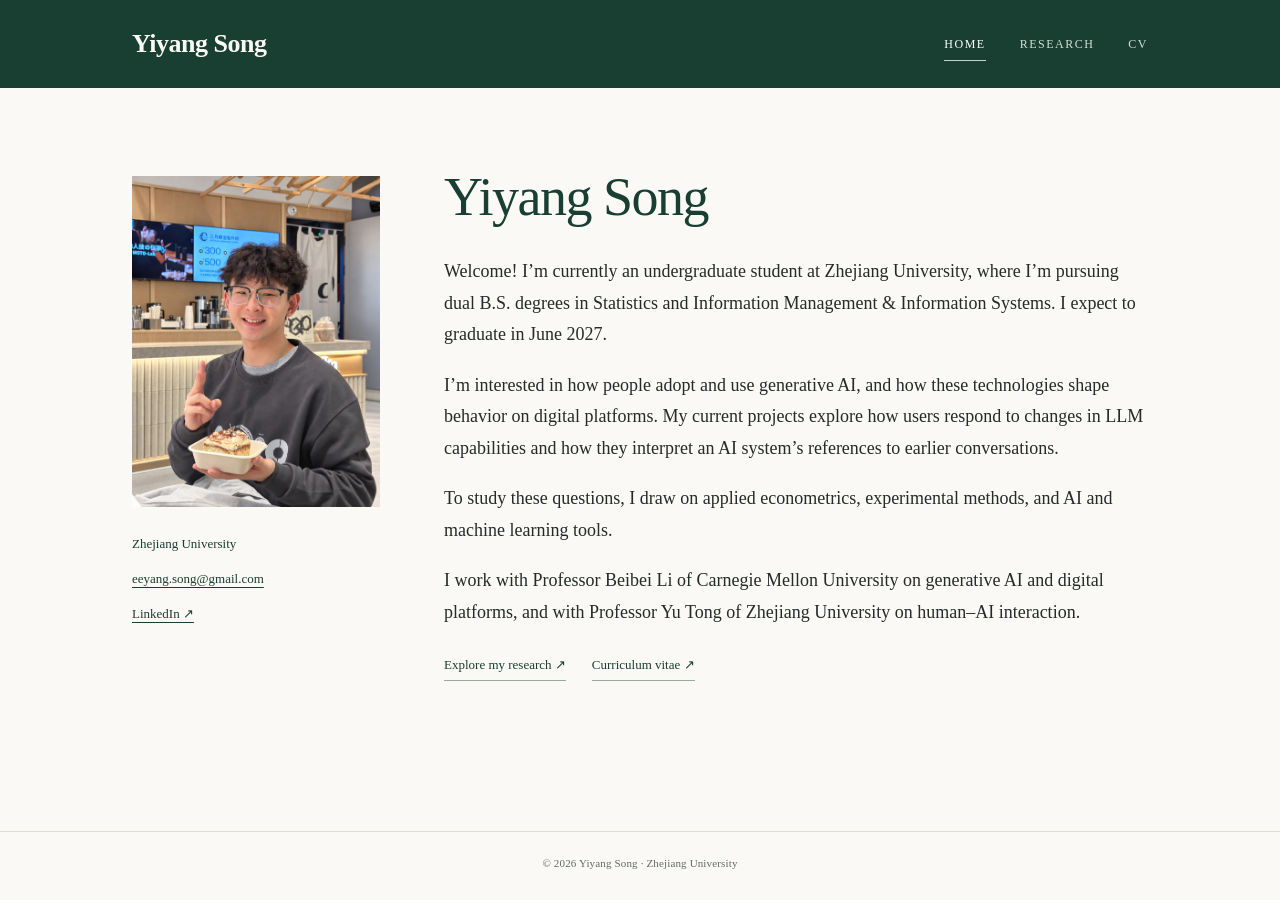
<file: index.html>
<!doctype html>
<html lang="en">
<head>
  <meta charset="utf-8">
  <meta name="viewport" content="width=device-width, initial-scale=1">
  <meta name="description" content="Yiyang Song is an undergraduate at Zhejiang University studying Statistics and Information Management & Information Systems, with research interests in generative AI, digital platforms, and human–AI interaction.">
  <meta name="theme-color" content="#193e32">
  <title>Yiyang Song | Zhejiang University</title>
  <link rel="icon" href="assets/favicon.svg" type="image/svg+xml">
  <link rel="stylesheet" href="assets/styles.css">
</head>
<body class="home-page">
  <a class="skip-link" href="#main">Skip to content</a>
  <header class="site-header">
    <div class="header-inner">
      <a class="wordmark" href="index.html">Yiyang Song</a>
      <nav class="site-nav" aria-label="Main navigation">
        <a href="index.html" aria-current="page">Home</a>
        <a href="research.html">Research</a>
        <a href="files/Yiyang_Song_CV.pdf">CV<span class="sr-only"> (PDF)</span></a>
      </nav>
    </div>
  </header>
  <main class="page home" id="main">
    <div class="intro-grid">
      <aside class="profile" aria-label="Profile and contact">
        <figure class="portrait">
          <img src="assets/yiyang-song-portrait.png" alt="Yiyang Song smiling in a café" width="1086" height="1448" decoding="async" fetchpriority="high">
        </figure>
        <div class="profile-meta">
          <strong>Zhejiang University</strong>
          <a href="mailto:eeyang.song@gmail.com">eeyang.song@gmail.com</a>
          <a href="https://www.linkedin.com/in/yiyang-song-a837773b4/" target="_blank" rel="me noopener noreferrer">LinkedIn <span aria-hidden="true">↗</span><span class="sr-only"> (opens in a new tab)</span></a>
        </div>
      </aside>
      <section class="bio" aria-labelledby="name">
        <h1 id="name">Yiyang Song</h1>
        <p>Welcome! I’m currently an undergraduate student at Zhejiang University, where I’m pursuing dual B.S. degrees in Statistics and Information Management &amp; Information Systems. I expect to graduate in June 2027.</p>
        <p>I’m interested in how people adopt and use generative AI, and how these technologies shape behavior on digital platforms. My current projects explore how users respond to changes in LLM capabilities and how they interpret an AI system’s references to earlier conversations.</p>
        <p>To study these questions, I draw on applied econometrics, experimental methods, and AI and machine learning tools.</p>
        <p>I work with Professor Beibei Li of Carnegie Mellon University on generative AI and digital platforms, and with Professor Yu Tong of Zhejiang University on human–AI interaction.</p>
        <div class="bio-actions">
          <a href="research.html">Explore my research <span aria-hidden="true">↗</span></a>
          <a href="files/Yiyang_Song_CV.pdf">Curriculum vitae <span aria-hidden="true">↗</span></a>
        </div>
      </section>
    </div>
  </main>
  <footer class="site-footer">
    <div class="footer-inner"><span>© 2026 Yiyang Song <span aria-hidden="true">·</span> Zhejiang University</span></div>
  </footer>
</body>
</html>
</file>
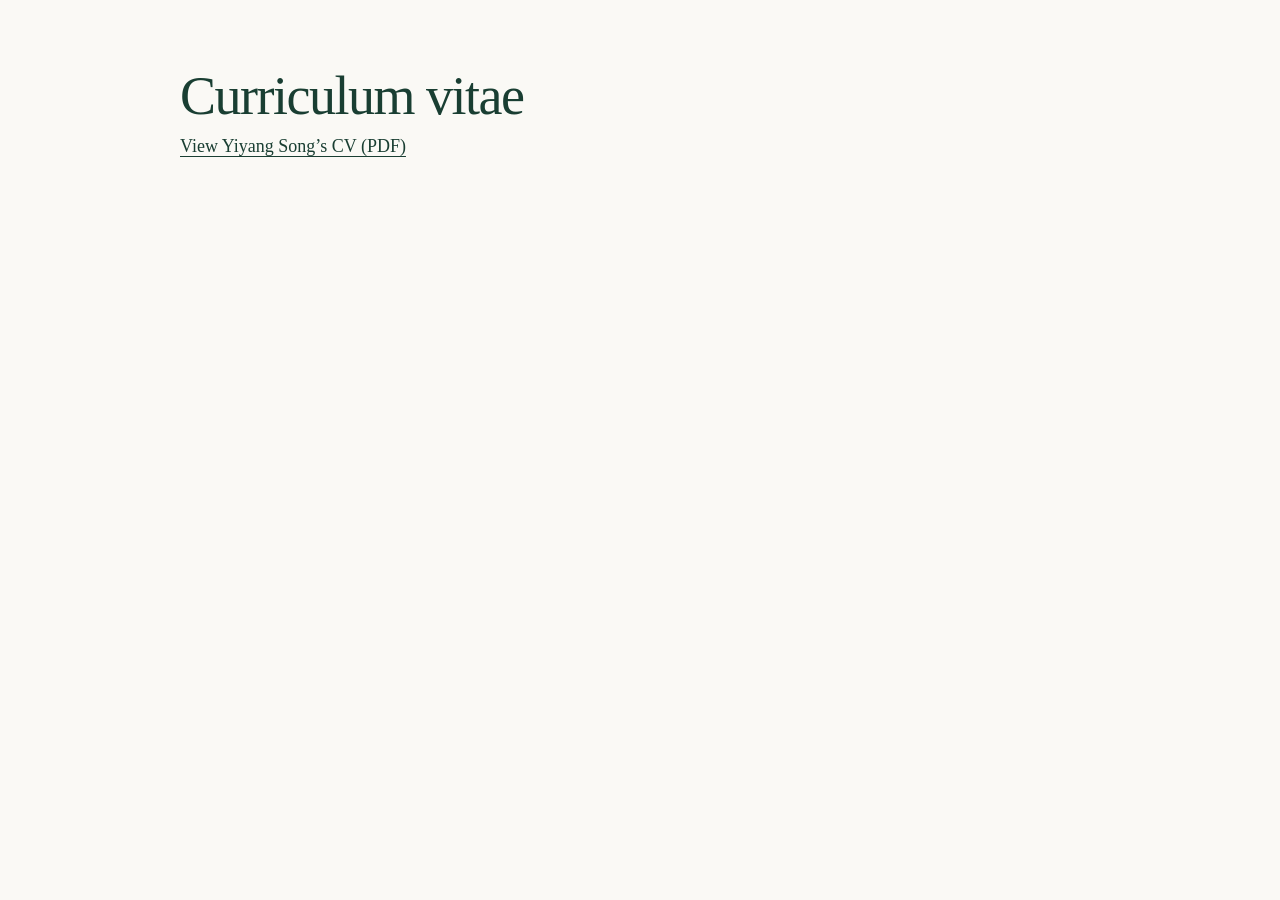
<file: cv.html>
<!doctype html>
<html lang="en">
<head>
  <meta charset="utf-8">
  <meta name="viewport" content="width=device-width, initial-scale=1">
  <meta http-equiv="refresh" content="0; url=files/Yiyang_Song_CV.pdf">
  <title>CV | Yiyang Song</title>
  <link rel="icon" href="assets/favicon.svg" type="image/svg+xml">
  <link rel="stylesheet" href="assets/styles.css">
</head>
<body>
  <main class="page inner-page">
    <h1>Curriculum vitae</h1>
    <p><a href="files/Yiyang_Song_CV.pdf">View Yiyang Song’s CV (PDF)</a></p>
  </main>
</body>
</html>
</file>
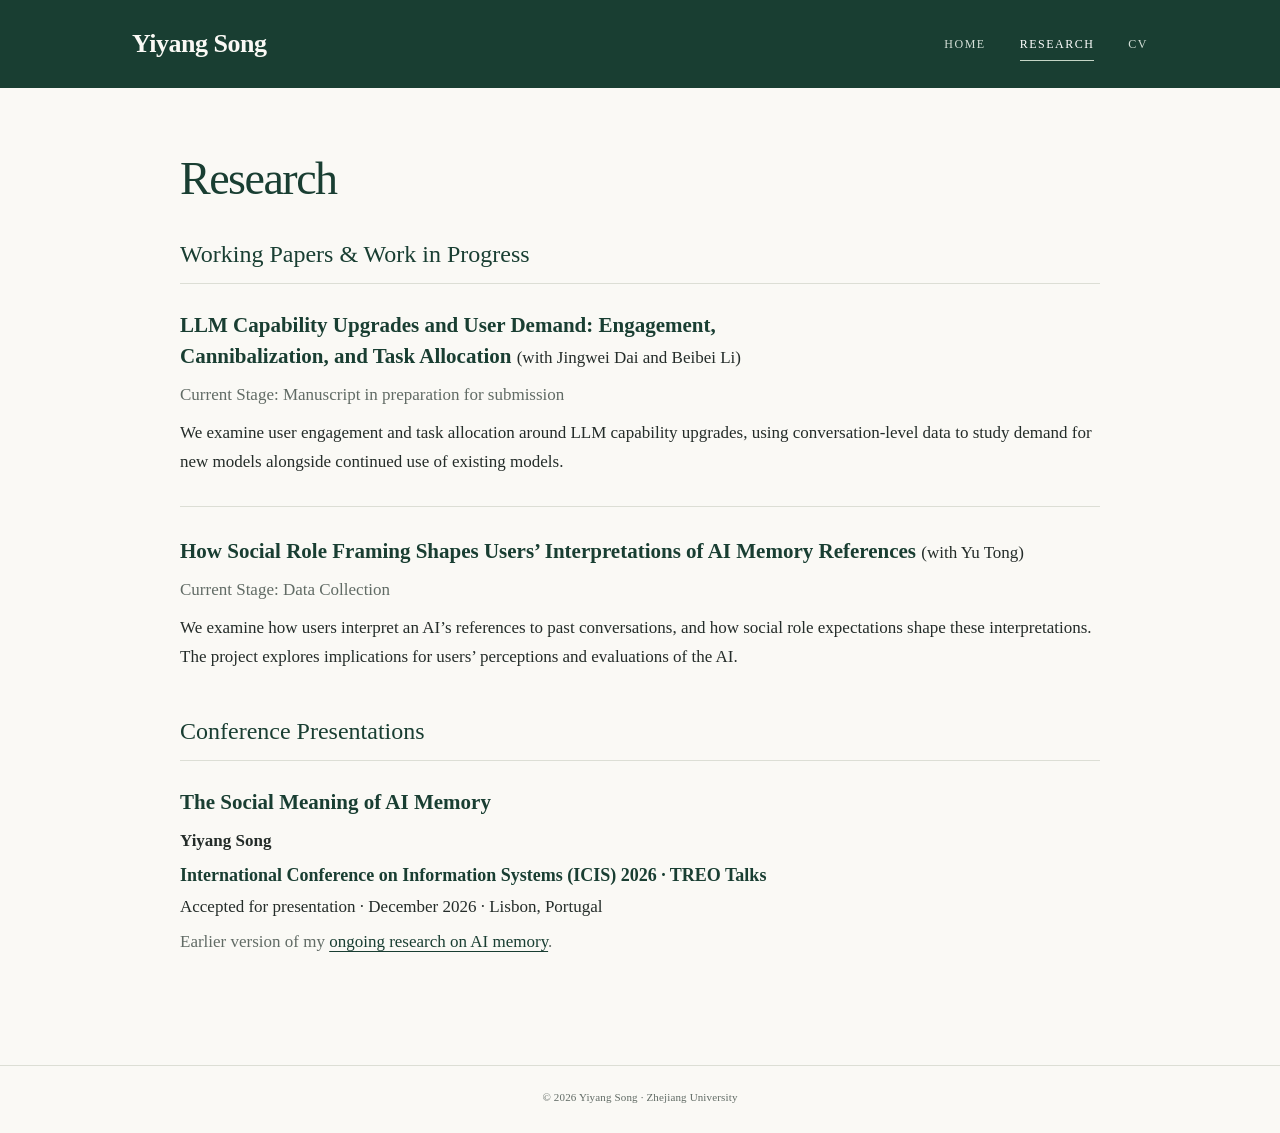
<file: research.html>
<!doctype html>
<html lang="en">
<head>
  <meta charset="utf-8">
  <meta name="viewport" content="width=device-width, initial-scale=1">
  <meta name="description" content="Research by Yiyang Song on LLM capability upgrades, user demand, and the social meaning of AI memory.">
  <meta name="theme-color" content="#193e32">
  <title>Research | Yiyang Song</title>
  <link rel="icon" href="assets/favicon.svg" type="image/svg+xml">
  <link rel="stylesheet" href="assets/styles.css">
</head>
<body class="research-page">
  <a class="skip-link" href="#main">Skip to content</a>
  <header class="site-header"><div class="header-inner">
    <a class="wordmark" href="index.html">Yiyang Song</a>
    <nav class="site-nav" aria-label="Main navigation"><a href="index.html">Home</a><a href="research.html" aria-current="page">Research</a><a href="files/Yiyang_Song_CV.pdf">CV<span class="sr-only"> (PDF)</span></a></nav>
  </div></header>
  <main class="page inner-page" id="main">
    <div class="page-heading">
      <h1>Research</h1>
    </div>
    <section class="research-group" aria-labelledby="ongoing-research">
      <h2 class="research-group-heading" id="ongoing-research">Working Papers &amp; Work in Progress</h2>
      <article class="paper" id="llm-upgrades">
        <h3>LLM Capability Upgrades and User Demand: Engagement, Cannibalization, and Task Allocation <span class="collaborators">(with Jingwei Dai and Beibei Li)</span></h3>
        <p class="paper-status">Current Stage: Manuscript in preparation for submission</p>
        <p class="paper-description">We examine user engagement and task allocation around LLM capability upgrades, using conversation-level data to study demand for new models alongside continued use of existing models.</p>
      </article>
      <article class="paper" id="ai-memory">
        <h3>How Social Role Framing Shapes Users’ Interpretations of AI Memory References <span class="collaborators">(with Yu Tong)</span></h3>
        <p class="paper-status">Current Stage: Data Collection</p>
        <p class="paper-description">We examine how users interpret an AI’s references to past conversations, and how social role expectations shape these interpretations. The project explores implications for users’ perceptions and evaluations of the AI.</p>
      </article>
    </section>
    <section class="research-group" aria-labelledby="conference-presentations">
      <h2 class="research-group-heading" id="conference-presentations">Conference Presentations</h2>
      <article class="paper conference-paper">
        <h3>The Social Meaning of AI Memory</h3>
        <p class="authors"><strong class="self">Yiyang Song</strong></p>
        <p class="conference-venue">International Conference on Information Systems (ICIS) 2026 · TREO Talks</p>
        <p class="conference-meta">Accepted for presentation · December 2026 · Lisbon, Portugal</p>
        <p class="version-note">Earlier version of my <a href="#ai-memory">ongoing research on AI memory</a>.</p>
      </article>
    </section>
  </main>
  <footer class="site-footer"><div class="footer-inner"><span>© 2026 Yiyang Song <span aria-hidden="true">·</span> Zhejiang University</span></div></footer>
</body>
</html>
</file>
<file: assets/styles.css>
/* A quiet academic site: forest green, warm paper, and readable type. */
:root {
  color-scheme: light;
  --paper: #faf9f5;
  --ink: #242c29;
  --muted: #616b65;
  --green: #193e32;
  --green-hover: #2e614d;
  --line: #dcded5;
  --font: Cambria, 'Times New Roman', serif;
}
* { box-sizing: border-box; }
.sr-only { position: absolute; width: 1px; height: 1px; padding: 0; margin: -1px; overflow: hidden; clip: rect(0, 0, 0, 0); white-space: nowrap; border: 0; }
html { scroll-behavior: smooth; }
body { margin: 0; background: var(--paper); color: var(--ink); font: 18px/1.75 var(--font); -webkit-font-smoothing: antialiased; }
a { color: var(--green); text-decoration-thickness: 1px; text-underline-offset: 4px; }
a:hover { color: var(--green-hover); }
a:focus-visible, summary:focus-visible { outline: 2px solid var(--green-hover); outline-offset: 6px; border-radius: 1px; }
.skip-link { position: absolute; top: -100px; left: 20px; z-index: 20; padding: 8px 16px; background: var(--paper); color: var(--green); }
.skip-link:focus { top: 10px; }
.site-header { background: var(--green); color: #faf9f5; }
.header-inner { max-width: 1120px; margin: auto; min-height: 88px; padding: 0 52px; display: flex; align-items: center; justify-content: space-between; gap: 28px; }
.wordmark { font: 700 26px/1.2 var(--font); letter-spacing: -.5px; color: #faf9f5; text-decoration: none; white-space: nowrap; }
.wordmark:hover { color: #fff; }
.site-nav { display: flex; gap: 34px; align-items: center; }
.site-nav a { position: relative; color: #d4dfd7; font: 12px/1.5 var(--font); letter-spacing: 1.5px; text-transform: uppercase; text-decoration: none; padding: 12px 0; }
.site-nav a:hover, .site-nav a[aria-current='page'] { color: #fff; }
.site-nav a[aria-current='page']::after { content: ''; position: absolute; bottom: 4px; left: 0; right: 0; height: 1px; background: #c5d5c6; }
.site-header a:focus-visible { outline-color: #e5eee5; }
.page { width: min(100% - 104px, 1016px); margin: 0 auto; }
.home { padding-top: 78px; padding-bottom: 78px; }
.intro-grid { display: grid; grid-template-columns: 248px minmax(0, 1fr); gap: 64px; align-items: start; }
.profile { padding-top: 10px; }
.portrait { margin: 0; }
.portrait img { display: block; width: 100%; height: auto; }
.profile-meta { margin-top: 25px; font: 13px/1.8 var(--font); color: var(--muted); }
.profile-meta strong { display: block; color: var(--green); font-weight: 500; }
.profile-meta a { display: inline-block; margin-top: 12px; overflow-wrap: anywhere; }
.eyebrow { margin: 0 0 12px; font: 11px/1.6 var(--font); font-weight: 500; letter-spacing: 2px; text-transform: uppercase; color: var(--green); }
h1, h2, h3, p { margin-top: 0; }
h1 { margin-bottom: 4px; font: 400 54px/1.15 var(--font); letter-spacing: -1.5px; color: var(--green); }
.affiliation { margin: 10px 0 28px; color: var(--muted); font: italic 19px/1.55 var(--font); }
.bio p { margin-bottom: 19px; }
.bio a { text-decoration-color: #a5b7a7; }
.bio-actions { display: flex; gap: 26px; margin: 27px 0 0; font: 13px/1.5 var(--font); }
.bio-actions a { padding-bottom: 5px; text-decoration: none; border-bottom: 1px solid #9aaa9a; }
.section-rule { height: 1px; border: 0; background: var(--line); margin: 44px 0 28px; }
.home-foot { display: grid; grid-template-columns: 248px minmax(0,1fr); column-gap: 64px; }
.section-label { font: 11px/1.6 var(--font); text-transform: uppercase; letter-spacing: 1.8px; color: var(--muted); padding-top: 4px; margin-bottom: 12px; }
.interest-list { font: 16px/1.9 var(--font); margin: 0; }
.interest-list span { white-space: nowrap; }
.interest-list .separator { color: #9aa497; padding: 0 8px; }
.site-footer { border-top: 1px solid var(--line); }
.footer-inner { max-width: 1120px; padding: 22px 52px 27px; margin: auto; display: flex; justify-content: space-between; gap: 16px; color: var(--muted); font: 11px/1.7 var(--font); letter-spacing: .15px; }
.footer-inner a { color: inherit; }
/* Home-specific revisions; Research and CV retain their existing presentation. */
.home-page { display: flex; flex-direction: column; min-height: 100svh; }
.home-page .home { flex: 1; }
.home-page .bio h1 { margin-bottom: 28px; }
.home-page .profile-meta a { display: block; width: fit-content; }
.home-page .footer-inner { justify-content: center; text-align: center; }
.inner-page { max-width: 920px; padding-top: 65px; padding-bottom: 80px; }
.page-heading { margin-bottom: 46px; }
.page-heading h1 { font-size: 46px; margin-bottom: 18px; }
.page-intro { max-width: 690px; color: var(--muted); font-size: 18px; margin-bottom: 0; }
.research-section-title { font: 11px/1.5 var(--font); color: var(--green); letter-spacing: 1.8px; text-transform: uppercase; border-bottom: 1px solid var(--line); padding-bottom: 13px; margin: 0 0 32px; }
.paper { margin: 0 0 38px; padding: 0 0 37px; border-bottom: 1px solid var(--line); scroll-margin-top: 30px; }
.paper:last-child { margin-bottom: 0; }
.paper h2 { font: 400 27px/1.35 var(--font); color: var(--green); max-width: 800px; margin-bottom: 12px; letter-spacing: -.35px; }
.authors { font: 14px/1.8 var(--font); color: var(--muted); margin-bottom: 7px; }
.authors .self { color: var(--ink); }
.paper-status { font: 12px/1.65 var(--font); color: var(--green); margin: 0 0 20px; }
.paper-description { max-width: 790px; margin-bottom: 14px; font-size: 17px; }
.paper-note { max-width: 760px; font: 13px/1.75 var(--font); color: var(--muted); margin-bottom: 18px; }
details { max-width: 780px; }
summary { width: fit-content; list-style-position: inside; cursor: pointer; color: var(--green); font: 12px/1.8 var(--font); padding: 4px 0; }
details[open] summary { margin-bottom: 9px; }
details p { font-size: 16px; margin: 0 0 9px; color: var(--muted); }
.related-heading { margin: 43px 0 20px; font: 11px/1.5 var(--font); letter-spacing: 1.8px; text-transform: uppercase; color: var(--green); }
.project-line { display: grid; grid-template-columns: 130px minmax(0,1fr); gap: 26px; }
.project-line .year { font: 12px/1.7 var(--font); color: var(--muted); padding-top: 4px; }
.project-line h3 { font: 400 21px/1.4 var(--font); color: var(--green); margin-bottom: 9px; }
.project-line p { font-size: 16px; margin-bottom: 8px; }
.project-line .project-role { font: 12px/1.7 var(--font); color: var(--muted); }
.cv-head { display: flex; justify-content: space-between; align-items: start; gap: 25px; margin-bottom: 42px; }
.cv-head h1 { margin-bottom: 12px; }
.cv-date { font: 12px/1.6 var(--font); color: var(--muted); margin: 0; }
.pdf-button { display: inline-flex; align-items: center; gap: 16px; margin-top: 8px; padding: 11px 19px; border: 1px solid var(--green); color: var(--green); text-decoration: none; font: 12px/1.5 var(--font); white-space: nowrap; }
.pdf-button:hover { background: var(--green); color: var(--paper); }
.cv-section { display: grid; grid-template-columns: 160px minmax(0,1fr); gap: 35px; padding: 30px 0; border-top: 1px solid var(--line); }
.cv-section h2 { font: 11px/1.7 var(--font); letter-spacing: 1.6px; text-transform: uppercase; color: var(--green); margin: 2px 0 0; }
.cv-entry + .cv-entry { margin-top: 25px; }
.cv-entry h3 { font: 400 20px/1.5 var(--font); margin-bottom: 4px; }
.cv-entry p { font-size: 16px; line-height: 1.7; margin-bottom: 3px; }
.cv-entry .cv-meta { font: 12px/1.8 var(--font); color: var(--muted); }
.cv-entry .award { margin-bottom: 12px; }
.cv-final { border-top: 1px solid var(--line); padding-top: 24px; color: var(--muted); font: 13px/1.8 var(--font); }
.cv-final a { white-space: nowrap; }
/* Research uses a compact type scale and a separate conference section. */
.research-page { display: flex; flex-direction: column; min-height: 100svh; }
.research-page .inner-page { flex: 1; }
.research-page .page-heading { margin-bottom: 32px; }
.research-page .page-heading h1 { margin-bottom: 0; }
.research-page .research-group + .research-group { margin-top: 43px; }
.research-page .research-group-heading { margin: 0 0 26px; padding-bottom: 12px; border-bottom: 1px solid var(--line); color: var(--green); font: 400 24px/1.4 var(--font); }
.research-page .paper { margin-bottom: 29px; padding-bottom: 29px; }
.research-page .paper:last-child { border-bottom: 0; padding-bottom: 0; }
.research-page .paper h3 { margin: 0 0 9px; color: var(--green); font: 600 21px/1.45 var(--font); text-wrap: balance; }
.research-page .collaborators { color: var(--ink); font: 400 17px/1.65 var(--font); white-space: nowrap; }
.research-page .authors { margin-bottom: 3px; font: 17px/1.65 var(--font); }
.research-page .paper-status { margin: 0 0 10px; font: 17px/1.65 var(--font); color: var(--muted); }
.research-page .paper-description { max-width: none; margin-bottom: 0; font: 17px/1.7 var(--font); }
.research-page .conference-venue { margin: 6px 0 3px; color: var(--green); font: 600 18px/1.6 var(--font); }
.research-page .conference-meta { margin: 0 0 7px; font: 17px/1.65 var(--font); }
.research-page .version-note { margin: 0; color: var(--muted); font: 17px/1.65 var(--font); }
.research-page .footer-inner { justify-content: center; text-align: center; }
@media (min-width: 1440px) { .home { padding-top: 92px; padding-bottom: 90px; } }
@media (max-width: 850px) {
  .header-inner { padding: 0 32px; }
  .page { width: calc(100% - 64px); }
  .intro-grid, .home-foot { grid-template-columns: 205px minmax(0,1fr); column-gap: 36px; }
  h1 { font-size: 46px; }
  body { font-size: 17px; }
  .footer-inner { padding-left: 32px; padding-right: 32px; }
  .cv-section { grid-template-columns: 130px minmax(0,1fr); gap: 25px; }
}
@media (max-width: 620px) {
  .header-inner { min-height: 76px; padding: 0 24px; gap: 20px; }
  .wordmark { font-size: 22px; }
  .site-nav { gap: 19px; }
  .site-nav a { font-size: 10px; letter-spacing: 1px; }
  .page { width: calc(100% - 48px); }
  .home { padding-top: 38px; padding-bottom: 45px; }
  .intro-grid { display: flex; flex-direction: column; gap: 32px; }
  .profile { padding: 0; display: grid; grid-template-columns: 108px minmax(0,1fr); width: 100%; align-items: center; gap: 23px; }
  .profile-meta { margin: 0; font-size: 12px; }
  .profile-meta a { margin-top: 8px; }
  h1 { font-size: 42px; }
  .eyebrow { font-size: 10px; letter-spacing: 1.6px; }
  .affiliation { font-size: 18px; margin-bottom: 24px; }
  .bio-actions { gap: 24px; }
  .home-foot { display: block; }
  .section-rule { margin: 34px 0 22px; }
  .interest-list span { white-space: normal; }
  .footer-inner { flex-direction: column; gap: 4px; padding: 20px 24px; }
  .inner-page { padding-top: 38px; padding-bottom: 48px; }
  .page-heading { margin-bottom: 32px; }
  .page-heading h1 { font-size: 39px; }
  .page-intro { font-size: 17px; }
  .paper h2 { font-size: 25px; }
  .paper { padding-bottom: 28px; margin-bottom: 28px; }
  .project-line { grid-template-columns: 1fr; gap: 9px; }
  .cv-head { flex-direction: column; gap: 16px; margin-bottom: 30px; }
  .cv-head h1 { font-size: 39px; }
  .pdf-button { margin-top: 0; }
  .cv-section { grid-template-columns: 1fr; gap: 18px; padding: 24px 0; }
}
@media (max-width: 370px) {
  .header-inner { padding: 0 18px; gap: 14px; }
  .wordmark { font-size: 20px; }
  .site-nav { gap: 13px; }
  .site-nav a { letter-spacing: .5px; }
  .page { width: calc(100% - 36px); }
  .profile { grid-template-columns: 91px minmax(0,1fr); gap: 18px; }
  .profile-meta { font-size: 11px; }
}
@media (prefers-reduced-motion: reduce) { html { scroll-behavior: auto; } }
@media print {
  .site-header, .site-footer, .skip-link, .pdf-button { display: none; }
  body { background: #fff; color: #000; font-size: 12pt; }
  .page { width: 100%; padding: 0; }
  .cv-section, .paper { break-inside: avoid; }
  details { display: block; }
}
</file>
